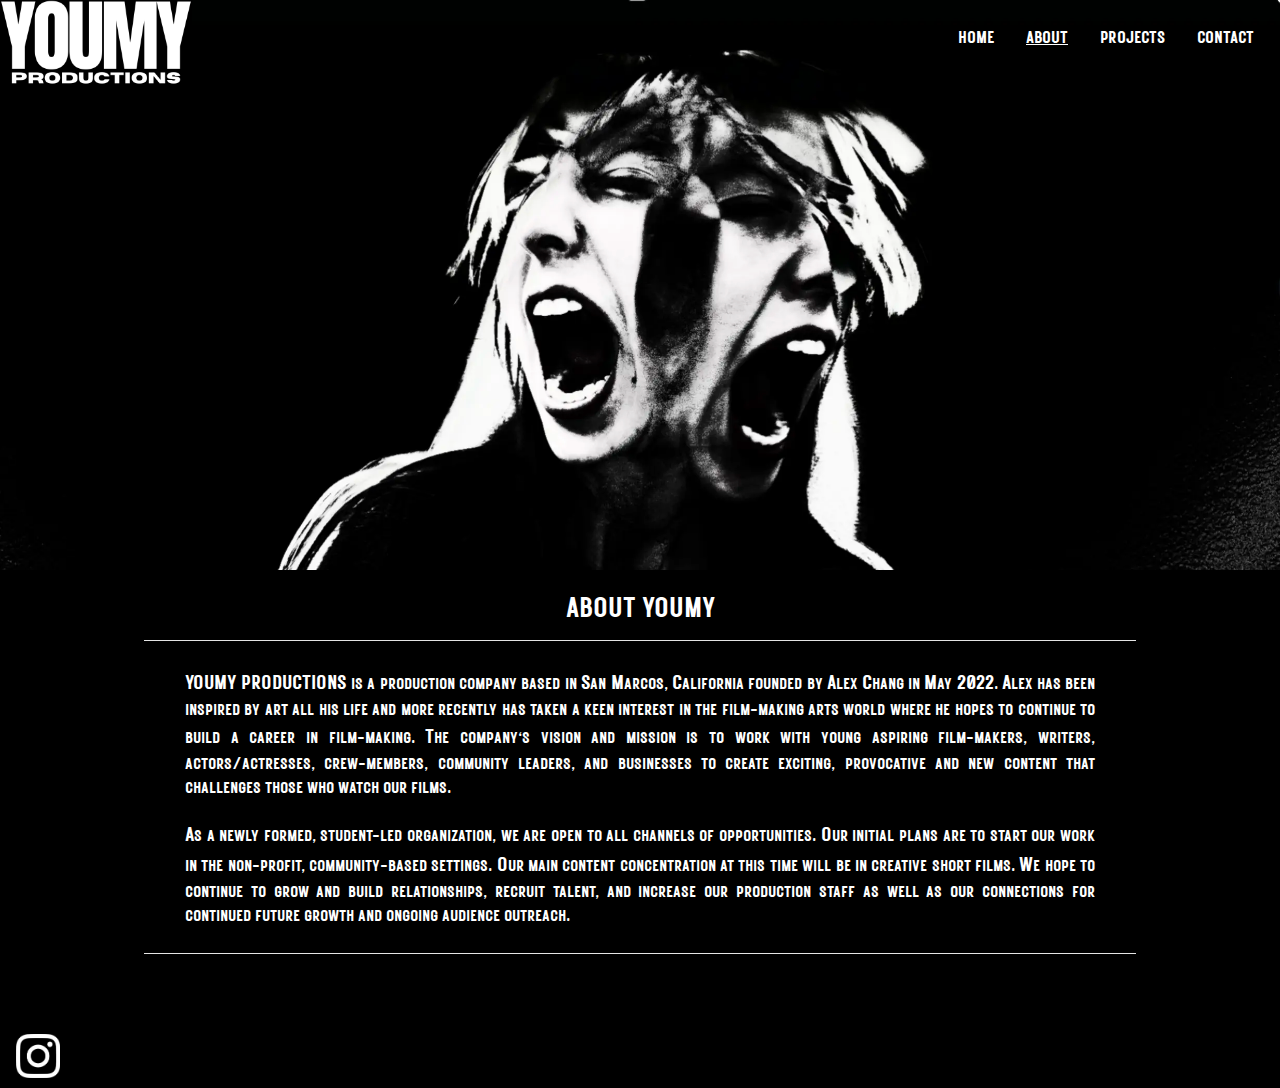
<file: about.html>
<!DOCTYPE html>
<html lang="en">
<head>
    <title>Youmy Productions: About</title>
    <meta charset="utf-8">
    <meta name="viewport" content="width=device-width, initial-scale=1">
    <link rel="stylesheet" href="bootstrap-4.5.3-dist/css/bootstrap.min.css">
    <link rel="stylesheet" type="text/css" href="style.css">
    <link rel="preconnect" href="https://fonts.googleapis.com">
    <link rel="preconnect" href="https://fonts.gstatic.com" crossorigin>
    <link href="https://fonts.googleapis.com/css2?family=Abhaya+Libre&display=swap" rel="stylesheet">
</head>

<body onload="remainingContentTop('about');">

<div class="head-background">
    <img id="header-img" class="center" src="Images/aboutPagePhoto.webp">
        <a href="index.html">
            <img class="logo-sw" src="Images/YoumyProductionsLogo.webp">
        </a>
        <div class="topnav">
            <a href="index.html">HOME</a>
            <a class="active" href="about.html">ABOUT</a>
            <a href="projects.html">PROJECTS</a>
            <a href="contact.html">CONTACT</a>
        </div>
</div>

<div class="remaining-content">
    <div class="about-content center">
        <h3 style="text-align:center">ABOUT YOUMY</h3>
        <hr width="80%" color="white" size="75px"/>
        <p class="center">
            <span class="upper-case">YOUMY PRODUCTIONS</span> 
            IS A PRODUCTION COMPANY BASED IN <span class="upper-case">S</span>AN 
            <span class="upper-case">M</span>ARCOS, 
            <span class="upper-case">C</span>ALIFORNIA
            FOUNDED BY <span class="upper-case">A</span>LEX 
            <span class="upper-case">C</span>HANG 
            IN <span class="upper-case">M</span>AY <span class="upper-case">2022</span>. 
            <span class="upper-case">A</span>LEX HAS BEEN INSPIRED BY ART ALL HIS
            LIFE AND MORE RECENTLY HAS TAKEN A KEEN INTEREST IN THE FILM-MAKING
            ARTS WORLD WHERE HE HOPES TO CONTINUE TO BUILD A CAREER IN FILM-MAKING.
            <span class="upper-case">T</span>HE COMPANY'S VISION AND MISSION IS 
            TO WORK WITH YOUNG ASPIRING 
            FILM-MAKERS, WRITERS, ACTORS/ACTRESSES, CREW-MEMBERS, COMMUNITY LEADERS,
            AND BUSINESSES TO CREATE EXCITING, PROVOCATIVE AND NEW CONTENT THAT
            CHALLENGES THOSE WHO WATCH OUR FILMS.
        </p>
        <p class="center">
            <span class="upper-case">A</span>S A NEWLY FORMED, 
            STUDENT-LED ORGANIZATION, WE ARE OPEN TO ALL 
            CHANNELS OF OPPORTUNITIES. <span class="upper-case">O</span>UR 
            INITIAL PLANS ARE TO START OUR WORK IN
            THE NON-PROFIT, COMMUNITY-BASED SETTINGS. 
            <span class="upper-case">O</span>UR MAIN 
            CONTENT CONCENTRATION
            AT THIS TIME WILL BE IN CREATIVE SHORT FILMS. 
            <span class="upper-case">W</span>E HOPE TO CONTINUE TO
            GROW AND BUILD RELATIONSHIPS, RECRUIT TALENT, AND INCREASE OUR PRODUCTION
            STAFF AS WELL AS OUR CONNECTIONS FOR CONTINUED FUTURE GROWTH AND ONGOING
            AUDIENCE OUTREACH.
        </p>
        <hr width="80%" color="white" size="75px"/>
    </div>
    <br>
    <br>

<div class="social-media-banner" id="social-media-banner">
    <a href="https://instagram.com/youmyfilms?igshid=NTc4MTIwNjQ2YQ==">
        <img class="h-100" src="Images/IGLogo.webp" alt="IG">
    </a>
</div>

</div>

<script src="https://code.jquery.com/jquery-3.6.0.js" integrity="sha256-H+K7U5CnXl1h5ywQfKtSj8PCmoN9aaq30gDh27Xc0jk=" crossorigin="anonymous"></script>
<script src="bootstrap-4.5.3-dist/js/bootstrap.min.js"></script>
<script src="main.js"></script>

</body>
</html>
</file>
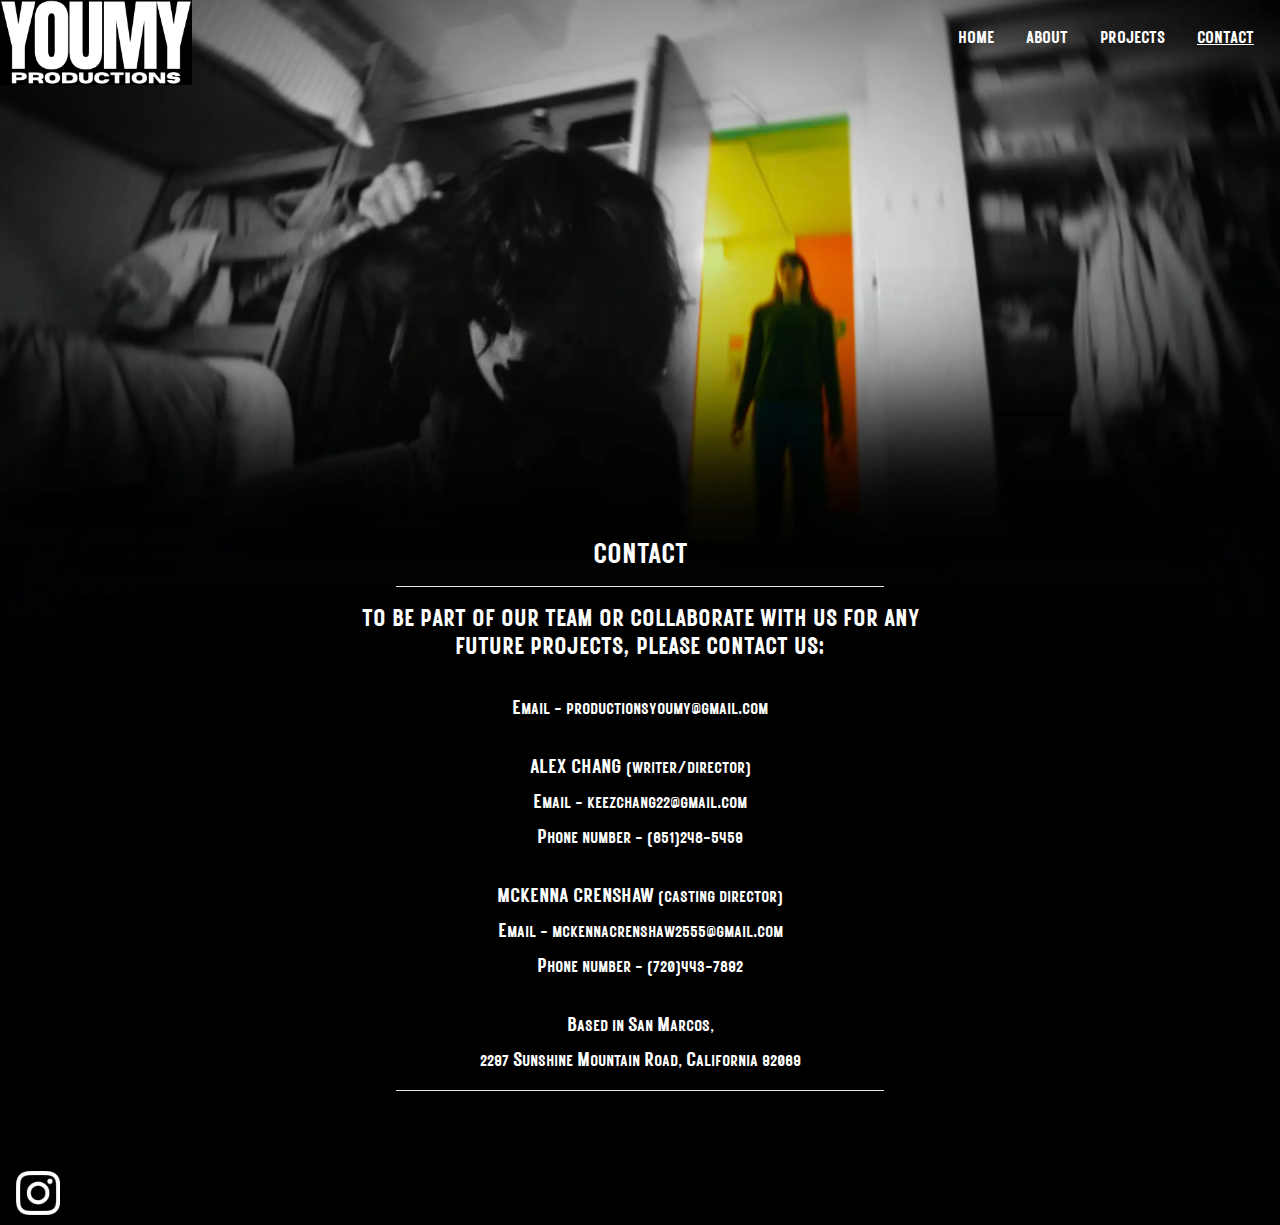
<file: contact.html>
<!DOCTYPE html>
<html lang="en">
<head>
    <title>Youmy Productions: Contact</title>
    <meta charset="utf-8">
    <meta name="viewport" content="width=device-width, initial-scale=1">
    <link rel="stylesheet" href="bootstrap-4.5.3-dist/css/bootstrap.min.css">
    <link rel="stylesheet" type="text/css" href="style.css">
    <link rel="preconnect" href="https://fonts.googleapis.com">
    <link rel="preconnect" href="https://fonts.gstatic.com" crossorigin>
    <link href="https://fonts.googleapis.com/css2?family=Abhaya+Libre&display=swap" rel="stylesheet">
</head>

<body onload="remainingContentTop('contact');">

<!-- <div class="content-container w-100" id="content-container"> -->
    <div class="head-background w-100">
        <img id="header-img" class="center" src="Images/contactPagePhoto.webp">
        <a href="index.html">
            <img class="logo-sw" src="Images/YoumyProductionsLogo.webp">
        </a>
        <div class="topnav">
            <a href="index.html">HOME</a>
            <a href="about.html">ABOUT</a>
            <a href="projects.html">PROJECTS</a>
            <a class="active" href="contact.html">CONTACT</a>
        </div>
    </div>
<div class="remaining-content">
    <div class="contact-content center">
        <h3 style="text-align:center">CONTACT</h3>
        <hr width="80%" color="white" size="75px"/>
        <h4 style="text-align:center">
            TO BE PART OF OUR TEAM OR COLLABORATE WITH US FOR ANY FUTURE PROJECTS,
            PLEASE CONTACT US:
        </h4>
        <br>
        <p>
            <span class="upper-case">E</span>MAIL - 
            <a class="email" href="mailto:productionsyoumy@gmail.com">PRODUCTIONSYOUMY@GMAIL.COM</a>
        </p>
        <br>
        <p>
            <span class="upper-case">ALEX CHANG</span> (WRITER/DIRECTOR)
        </p>
        <p>
            <span class="upper-case">E</span>MAIL - 
            <a class="email" href="mailto:keezchang22@gmail.com">KEEZCHANG22@GMAIL.COM</a>
        </p>
        <p>
            <span class="upper-case">P</span>HONE NUMBER - 
            <a href="tel:6512485459">(651)248-5459</a>
        </p>
        <br>
        <p>
            <span class="upper-case">MCKENNA CRENSHAW</span> (CASTING DIRECTOR)
        </p>
        <p>
            <span class="upper-case">E</span>MAIL - 
            <a class="email" href="mailto:mckennacrenshaw2555@gmail.com">MCKENNACRENSHAW2555@GMAIL.COM</a>
        </p>
        <p>
            <span class="upper-case">P</span>HONE NUMBER - 
            <a href="tel:7204437892">(720)443-7892</a>
        </p>
        <br>
        <p>
            <span class="upper-case">B</span>ASED IN 
            <span class="upper-case">S</span>AN 
            <span class="upper-case">M</span>ARCOS,
        </p>
        <p>
            2297 <span class="upper-case">S</span>UNSHINE 
            <span class="upper-case">M</span>OUNTAIN 
            <span class="upper-case">R</span>OAD, 
            <span class="upper-case">C</span>ALIFORNIA 92069
        </p>
        <hr width="80%" color="white" size="75px"/>
    </div>
    <br>
    <br>
<!-- </div> -->

<div class="social-media-banner" id="social-media-banner">
    <a href="https://instagram.com/youmyfilms?igshid=NTc4MTIwNjQ2YQ==">
        <img class="h-100" src="Images/IGLogo.webp" alt="IG">
    </a>
</div>

</div>

<script src="https://code.jquery.com/jquery-3.6.0.js" integrity="sha256-H+K7U5CnXl1h5ywQfKtSj8PCmoN9aaq30gDh27Xc0jk=" crossorigin="anonymous"></script>
<script src="bootstrap-4.5.3-dist/js/bootstrap.min.js"></script>
<script src="main.js"></script>

</body>
</html>
</file>
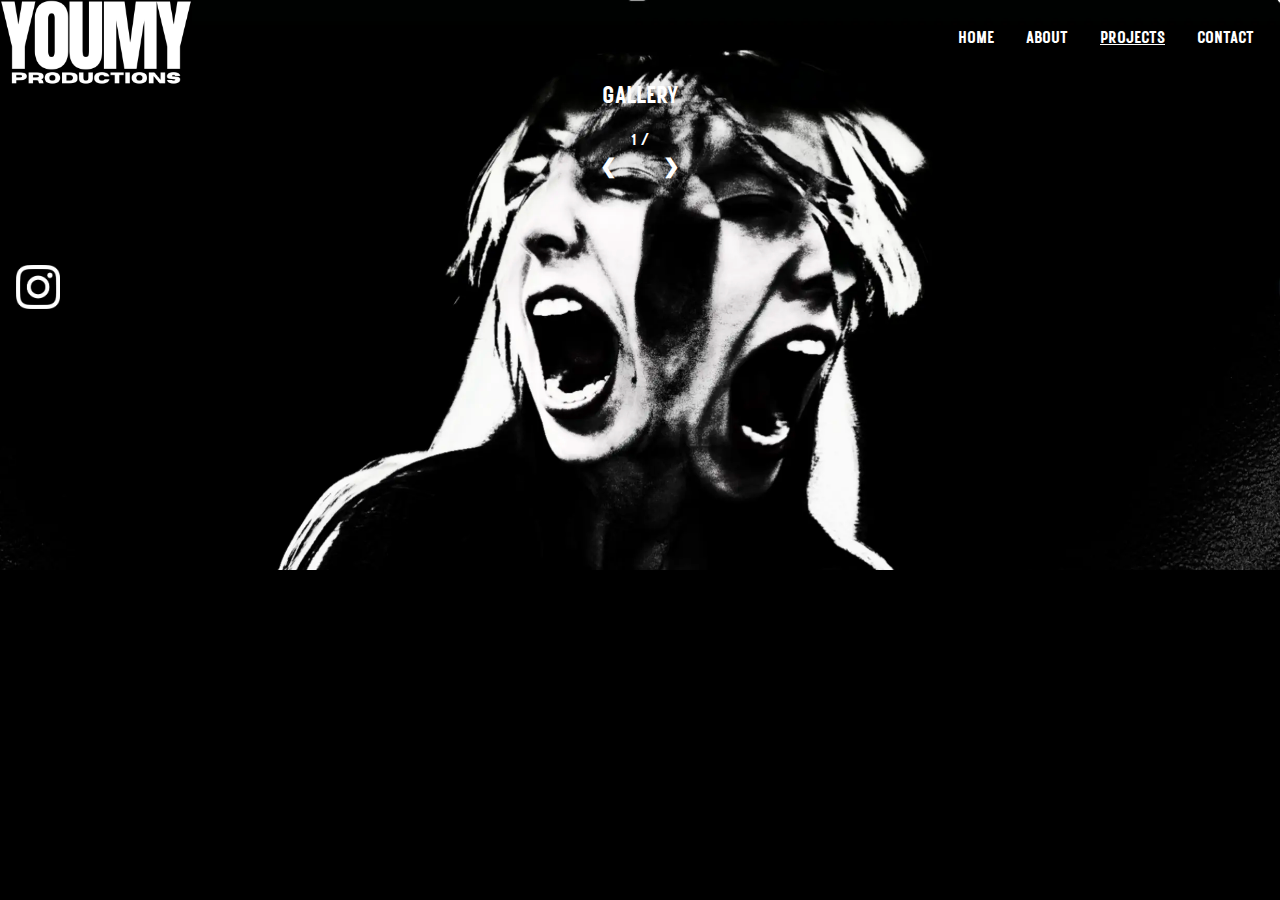
<file: project.html>
<!DOCTYPE html>
<html lang="en">
<head>
    <title>Youmy Productions: Projects</title>
    <meta charset="utf-8">
    <meta name="viewport" content="width=device-width, initial-scale=1">
    <link rel="stylesheet" href="bootstrap-4.5.3-dist/css/bootstrap.min.css">
    <link rel="stylesheet" type="text/css" href="style.css">
    <script src="https://code.jquery.com/jquery-3.6.0.js" integrity="sha256-H+K7U5CnXl1h5ywQfKtSj8PCmoN9aaq30gDh27Xc0jk=" crossorigin="anonymous"></script>
    <script src="bootstrap-4.5.3-dist/js/bootstrap.min.js"></script>
</head>

<body onload="loadProject();">

<div class="head-background w-100">
    <img id="movie-photo" class="center" src="Images/aboutPagePhoto.webp">
    <a href="index.html">
        <img class="logo-sw" src="Images/YoumyProductionsLogo.webp">
    </a>
    <div class="topnav">
        <a href="index.html">HOME</a>
        <a href="about.html">ABOUT</a>
        <a class="active" href="projects.html">PROJECTS</a>
        <a href="contact.html">CONTACT</a>
    </div>
</div>
<div class="remaining-content">
    <div id="project-content" class="project-content center">
        <!-- <div class="row">
            <div class="col">
                <div id="movie-player"></div>
                <div class="row">
                    <div class="col">
                        <p id="movie-name" style="text-align:left"></p>
                    </div>
                    <div class="col">
                        <p style="text-align:center">WATCH NOW</p>
                    </div>
                    <div class="col">
                        <p id="movie-year" style="text-align:right"></p>
                    </div>
                </div>
                <br>
                <div style="text-align:justify" id="movie-desc"></div>
            </div>
            <div class="col movie-poster-div">
                <img class="movie-poster" id="movie-poster">
            </div>
        </div> -->

        
    </div>
    <div id="gallery w-100" style="clear:both;padding-top:50px;">
        <h4 style="text-align:center;">GALLERY</h4>
        <div id="selected-photo" class="center" style="text-align: center;">
            <p style="margin-bottom:0px;"><span id="selected-pic-num">1</span> / <span id="num-pics"></span></p>
            <div style="white-space:nowrap;">
                <a class="prev" onclick="plusPhotoNum(-1);">&#10094;</a>
                <img>
                <a class="next" onclick="plusPhotoNum(1);">&#10095;</a>
            </div>
        </div>
        <div class="center" id="photo-options"></div>
    </div>
    <br>
    <br>

    <div class="social-media-banner" id="social-media-banner">
        <a href="https://instagram.com/youmyfilms?igshid=NTc4MTIwNjQ2YQ==">
            <img class="h-100" src="Images/IGLogo.webp" alt="IG">
        </a>
    </div>

</div>


<!--

    Mobile version:

    <div id="movie-player"></div>
    <div class="row">
        <div class="col">
            <p id="movie-name" style="text-align:left"></p>
        </div>
        <div class="col">
            <p style="text-align:center">WATCH NOW</p>
        </div>
        <div class="col">
            <p id="movie-year" style="text-align:right"></p>
        </div>
    </div>
    <img class="movie-poster" id="movie-poster">
    <div style="text-align:justify" id="movie-desc"></div>
-->

</body>

<script src="main.js"></script>

</html>
</file>
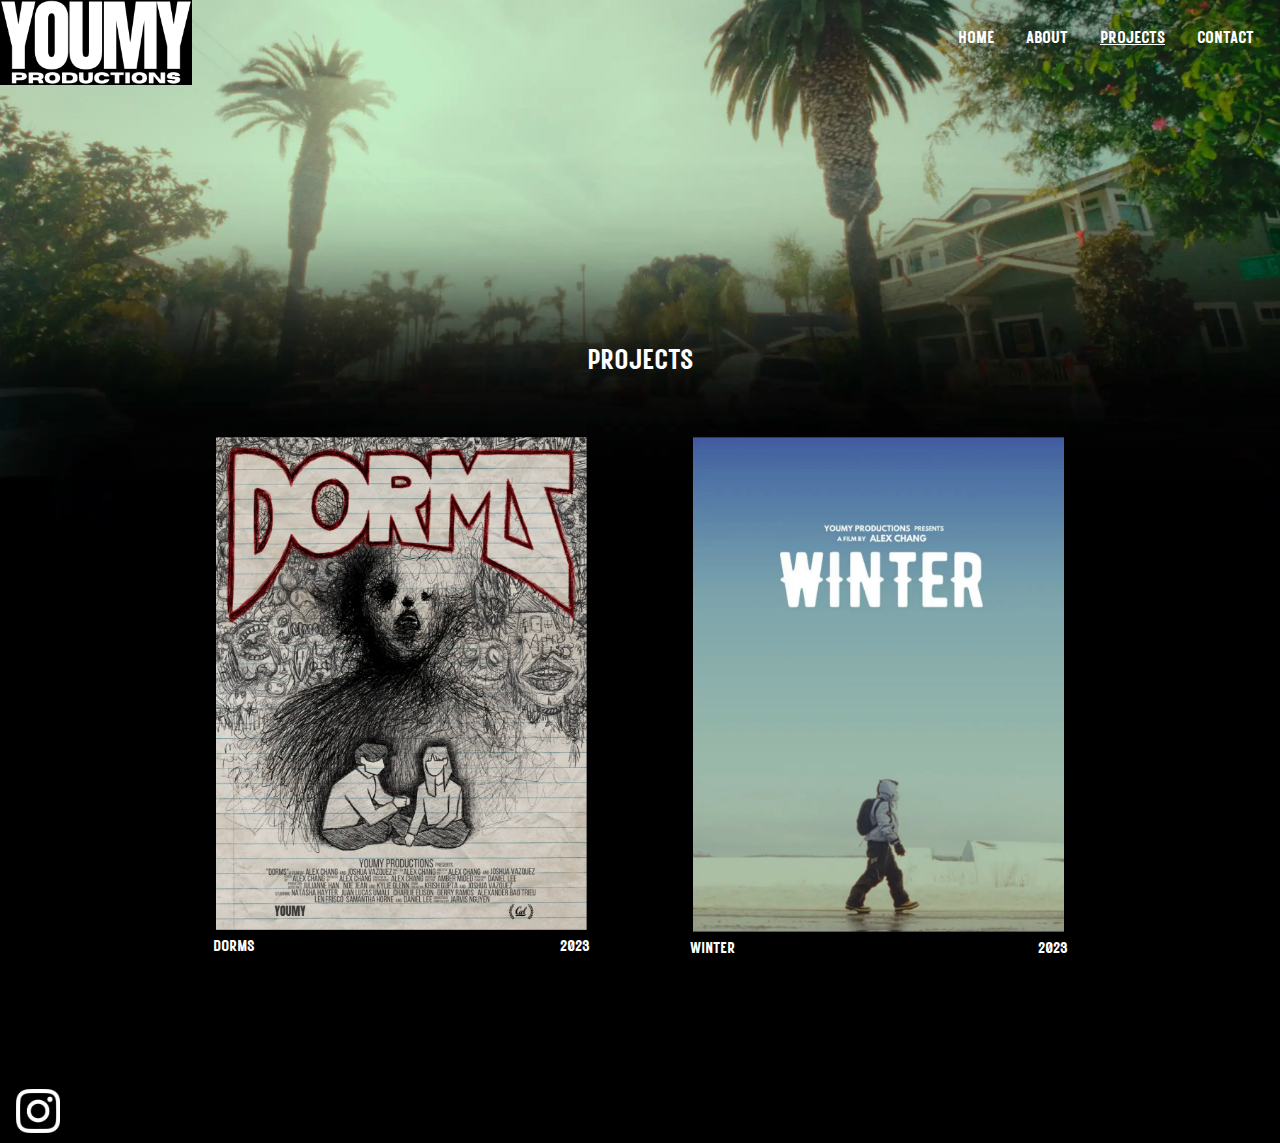
<file: projects.html>
<!DOCTYPE html>
<html lang="en">
<head>
    <title>Youmy Productions: Projects</title>
    <meta charset="utf-8">
    <meta name="viewport" content="width=device-width, initial-scale=1">
    <link rel="stylesheet" href="bootstrap-4.5.3-dist/css/bootstrap.min.css">
    <link rel="stylesheet" type="text/css" href="style.css">
    <script src="https://code.jquery.com/jquery-3.6.0.js" integrity="sha256-H+K7U5CnXl1h5ywQfKtSj8PCmoN9aaq30gDh27Xc0jk=" crossorigin="anonymous"></script>
    <script src="bootstrap-4.5.3-dist/js/bootstrap.min.js"></script>
</head>

<body onload="loadProjects();">

<div class="head-background w-100">
    <img id="header-img" class="center" src="Images/projectsPagePhoto.webp">
    <a href="index.html">
        <img class="logo-sw" src="Images/YoumyProductionsLogo.webp">
    </a>
    <div class="topnav">
        <a href="index.html">HOME</a>
        <a href="about.html">ABOUT</a>
        <a class="active" href="projects.html">PROJECTS</a>
        <a href="contact.html">CONTACT</a>
    </div>
</div>
<div class="remaining-content">
    <div id="project-content" class="project-content center">
        <h3 style="text-align: center">PROJECTS</h3>
        <!-- <div class="row">
            <div class="col movie-content">
                <img class="movie-poster" src="Images/WinterPoster.webp" onclick="clickProject('winter');">
                <div class="row">
                    <div class="col">
                        <p style="text-align:left">WINTER</p>
                    </div>
                    <div class="col">
                        <p style="text-align:right">2023</p>
                    </div>
                </div>
            </div>
        </div> -->
    </div>
    <br>
    <br>
    <div class="social-media-banner" id="social-media-banner">
        <a href="https://instagram.com/youmyfilms?igshid=NTc4MTIwNjQ2YQ==">
            <img class="h-100" src="Images/IGLogo.webp" alt="IG">
        </a>
    </div>

</div>

</body>

<script src="main.js"></script>

</html>
</file>
<file: style.css>
/* For ALL pages */

/* Navigation bar */
.topnav {
    overflow: hidden;
    float: right;
    color: white;
    padding-top: 10px;
    padding-right: 10px;
    font-family: rusticPrinted;
    z-index: 9;
    position: absolute;
    left: auto;
    right: 0;
}
  
.topnav a {
    float: left;
    color: white;
    text-align: center;
    text-decoration: none;
    font-family: rusticPrinted;
}
  
.topnav a:hover {
    color: red;
}

.topnav a.active {
    text-decoration: underline;
}

/* General */
@font-face {
    font-family: rusticPrinted;
    src: url('rustic-printed-9718688/Rustic Printed.ttf');
}

body {
    background-color: black;
    color: white;
    font-family: rusticPrinted;
}

.center {
    margin: auto;
    padding: 10px;
}

img {
    object-fit: cover;
    margin: 3px;
    padding: 3px;
}

p {
    text-align: center;
    font-family: rusticPrinted;
}

span.upper-case {
    font-size:20px;
}

.head-background {
    z-index: 0;
    top: 0;
    position: relative;
    margin-left: 0;
    margin-right: 0;
}

.head-background img {
    object-fit: contain;
    max-width: 100%;
    left: 0;
    right: 0;
    position: absolute;
    z-index: 1;
    margin: 0px;
    padding: 0px;
}

.invisible {
    display: none;
}

.remaining-content {
    position: relative;
    z-index: 9;
    margin: auto;
    padding: 10px;
}

/* home page */
#background-video {
    width: 100vw;
    object-fit: cover;
    position: absolute;
    left: 0;
    right: 0;
    top: 0;
    bottom: 0;
    z-index: -1;
}

.logo {
    margin-left: auto;
    margin-right: auto;
    display: block;
    max-width: 50%;
    height: auto;
}

#home-logo {
    position: absolute;
    /* left: 50%; */
}

#header-bottom {
    position: absolute;
    width: 100vw;
}

.embedded-movie img {
    object-fit: contain;
    max-width: 100%;
}

/* About page */
hr {
    width: 80%;
    color: white;
    size: 55px;
} /* seems like this doesn't work?? */

.about-content p {
    text-align: justify;
}

/* Projects page */
.movie-poster {
    max-width: 100%;
    height: auto;
    margin: auto;
}

.movie-poster:hover {
    cursor:pointer;
}

.movie-content {
    padding: 50px;
}

#movie-player-thumbnail {
    object-fit: contain;
    max-width: 100%;
}

/* Projects page: Gallery */
#selected-photo img {
    height: auto;
    margin-left: auto;
    margin-right: auto;
}

.prev, .next {
    cursor: pointer;
    width: auto;
    padding: 16px;
    margin-top: auto;
    margin-bottom: auto;
    color: white;
    font-weight: bold;
    font-size: 20px;
    border-radius: 0 3px 3px 0;
    user-select: none;
    -webkit-user-select: none;
    text-decoration: none;
    /* display: inline-block; */
}

.prev {
    margin-right: 0;
    margin-left: auto;
    right: 0;
}

.next {
    margin-left: 0;
    margin-right: auto;
    left: 0;
}

.prev:hover, .next:hover {
    color: red;
}

#photo-options {
    overflow: scroll;
    white-space:nowrap;
    margin: auto;
    width: 100%;
    padding: 10px;
}

#photo-options img {
    max-width: 25%;
    height: auto;
    margin-left: 2px;
    margin-right: 2px;
    display:inline-block;
}

.unselected {
    opacity: 0.4;
    border: 2px solid transparent;
}

.unselected:hover {
    opacity: 1;
}

.selected {
    border: 2px solid red;
    margin: -2px;
}

/* Contacts page */
.contact-content a {
    color:white;
}

.contact-content a:hover {
    color:red;
}

.contact-content p {
    margin-bottom: 5px;
}

.logo-sw:hover {
    cursor: pointer;
}

.social-media-banner {
    position: relative;
}


@media screen and (min-width:821px) {
    .topnav a {
        padding: 14px 16px;
        font-size: 17px;
    }

    .social-media-banner {
        height: 50px;
        width: 50px;
    }

    iframe {
        height: 600px;
    }
    
    /* about, projects, contact pages */
    .logo-sw {
        width: 15%;
        height: auto;
        margin-left: 10px;
        margin-top: 10px;
        position: absolute;
    }

    .remaining-content .about {
        top: 450px;
    }

    /* .remaining-content .projects {
        top: 200px;
    } */
    
    .about-content p {
        width: 75%;
        align-self: center;
    }
    
    .project-content {
        width: 75%;
    }

    #selected-photo img {
        max-width: 80%;
    }

    #photo-options {
        max-width: 80%;
    }
    
    .contact-content {
        width: 50%;
    }

}

@media only screen and (max-width: 820px) {
    .topnav a {
        padding: 5px 10px;
        font-size: 12px;
    }

    .social-media-banner {
        height: 30px;
        width: 30px;
    }

    iframe {
        height: 200px;
    }

    #header-bottom h4 {
        font-size: 12px;
    }

    .logo {
        max-width: 40%;
    }

    .about-content {
        width: 90%;
        text-align: center;
    }

    .project-content {
        width: 90%;
    }

    #selected-photo img {
        max-width: 75%;
    }

    .contact-content {
        width: 90%;
    }

    .logo-sw {
        width: 20%;
        height: auto;
        position: absolute;
    }

    .movie-poster-div {
        margin: auto;
    }

    .movie-poster {
        margin-left: auto;
        margin-right: auto;
        padding-bottom: 10px;
        width: 100%;
    }
 }
</file>
